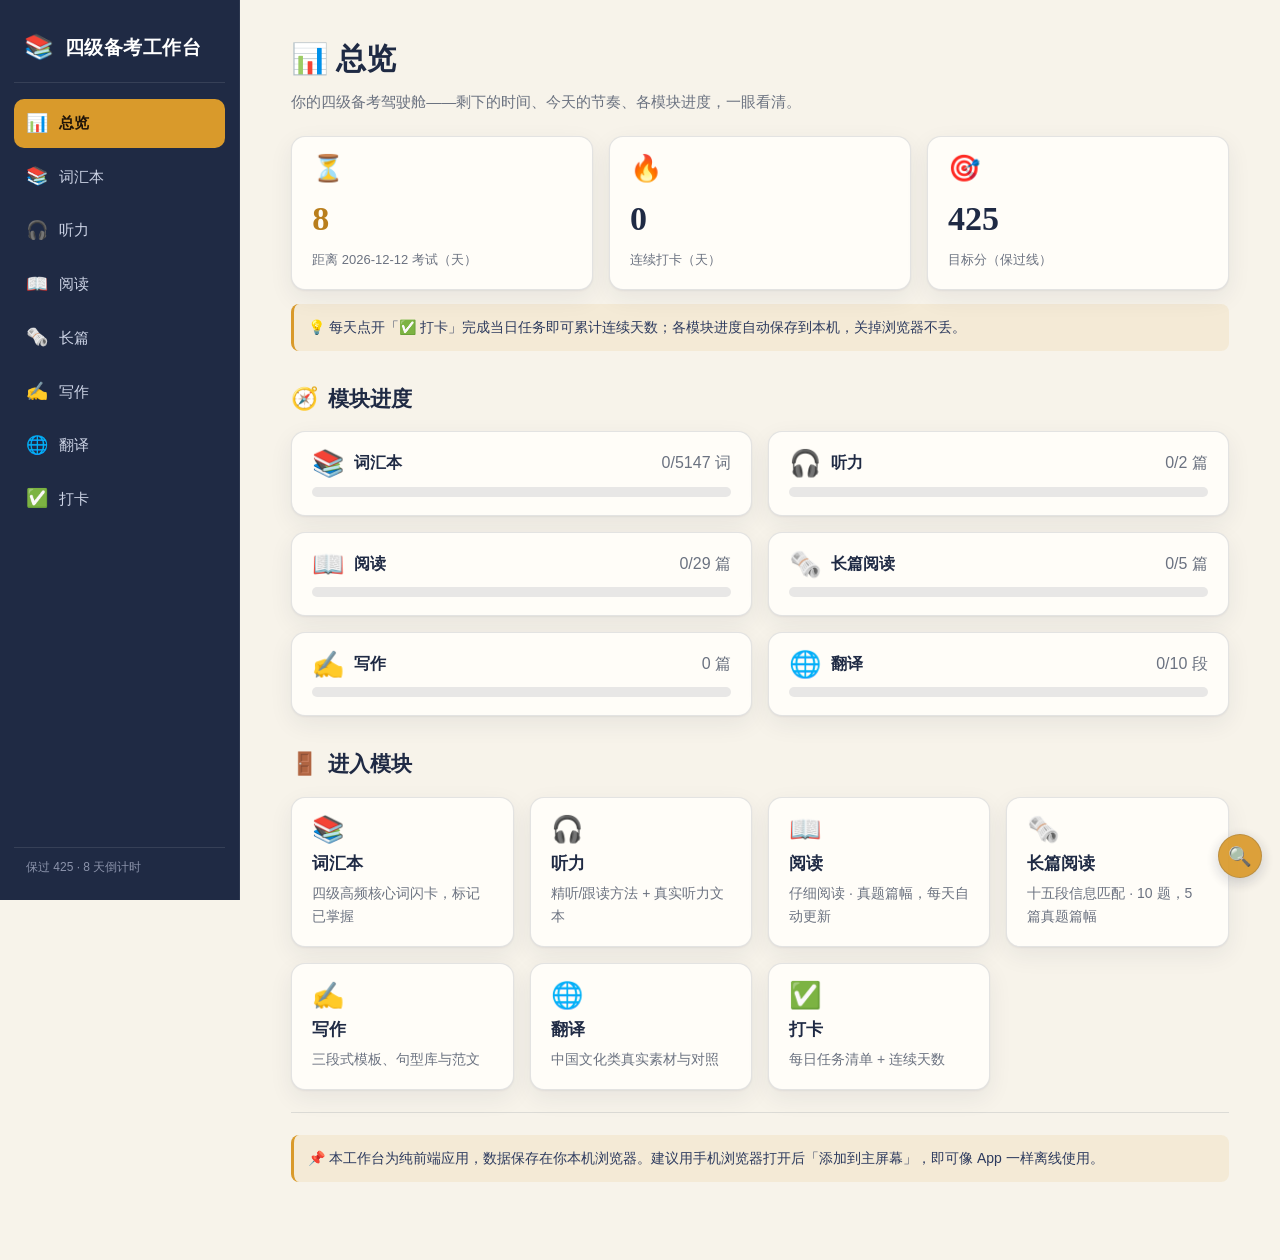
<file: index.html>
<!DOCTYPE html>
<html lang="zh-CN">
<head>
<meta charset="UTF-8">
<meta name="viewport" content="width=device-width,initial-scale=1,viewport-fit=cover">
<meta name="theme-color" content="#1f2a44">
<title>总览 · 四级备考工作台</title>
<link rel="manifest" href="manifest.webmanifest">
<link rel="icon" href="icon.svg" type="image/svg+xml">
<link rel="apple-touch-icon" href="icon.svg">
<link rel="stylesheet" href="assets/css/styles.css?v=7">
</head>
<body data-page="index">
<aside id="sidebar"></aside>
<main>
  <div class="page-head">
    <h1>📊 总览</h1>
    <p class="sub">你的四级备考驾驶舱——剩下的时间、今天的节奏、各模块进度，一眼看清。</p>
  </div>

  <div class="cards c3">
    <div class="card">
      <div class="c-ico">⏳</div>
      <div class="stat" style="margin-top:10px">
        <div class="num accent" id="cdDays">--</div>
        <div class="lab">距离 2026-12-12 考试（天）</div>
      </div>
    </div>
    <div class="card">
      <div class="c-ico">🔥</div>
      <div class="stat" style="margin-top:10px">
        <div class="num" id="streak">0</div>
        <div class="lab">连续打卡（天）</div>
      </div>
    </div>
    <div class="card">
      <div class="c-ico">🎯</div>
      <div class="stat" style="margin-top:10px">
        <div class="num">425</div>
        <div class="lab">目标分（保过线）</div>
      </div>
    </div>
  </div>

  <div class="note">💡 每天点开「✅ 打卡」完成当日任务即可累计连续天数；各模块进度自动保存到本机，关掉浏览器不丢。</div>

  <h2 class="section-title"><span class="ico">🧭</span>模块进度</h2>
  <div class="cards c2" id="progressCards"></div>

  <h2 class="section-title"><span class="ico">🚪</span>进入模块</h2>
  <div class="cards c4" id="entryCards"></div>

  <hr>
  <div class="note">📌 本工作台为纯前端应用，数据保存在你本机浏览器。建议用手机浏览器打开后「添加到主屏幕」，即可像 App 一样离线使用。</div>
</main>

<script src="assets/js/store.js"></script>
<script src="assets/js/app.js"></script>
<script src="assets/js/vocab-meta.js"></script>
<script src="assets/js/long-reading-meta.js"></script>
<script src="assets/js/reading-data.js"></script>
<script src="assets/js/reading-extra.js"></script>
<script src="assets/js/reading-daily.js"></script>
<script>
  const MODULES = [
    { key:'vocab', href:'vocab.html', ico:'📚', title:'词汇本', desc:'四级高频核心词闪卡，标记已掌握' },
    { key:'listening', href:'listening.html', ico:'🎧', title:'听力', desc:'精听/跟读方法 + 真实听力文本' },
    { key:'reading', href:'reading.html', ico:'📖', title:'阅读', desc:'仔细阅读 · 真题篇幅，每天自动更新' },
    { key:'longreading', href:'longreading.html', ico:'🗞️', title:'长篇阅读', desc:'十五段信息匹配 · 10 题，5 篇真题篇幅' },
    { key:'writing', href:'writing.html', ico:'✍️', title:'写作', desc:'三段式模板、句型库与范文' },
    { key:'translation', href:'translation.html', ico:'🌐', title:'翻译', desc:'中国文化类真实素材与对照' },
    { key:'checkin', href:'checkin.html', ico:'✅', title:'打卡', desc:'每日任务清单 + 连续天数' },
    { key:'index', href:'index.html', ico:'📊', title:'总览', desc:'倒计时 / 进度 / 节奏一览' },
  ];

  function buildProgress() {
    const mastered = (Store.get('vocabMastered', []) || []).length;
    const total = (window.VOCAB_META && window.VOCAB_META.total) || 1;
    const readTotal = ((window.READING || []).length + (window.READING_EXTRA || []).length +
      ((window.READING_DAILY && window.READING_DAILY.passages) || []).length) || 1;
    const checkinDates = Store.get('checkinDates', []) || [];
    const readingDone = (Store.get('readingDone', []) || []).length;
    const listeningDone = (Store.get('listeningDone', []) || []).length;
    const writingCount = Store.get('writingCount', 0);
    const transDone = (Store.get('transDone', []) || []).length;
    const lrDone = (Store.get('lrDone', []) || []).length;
    const lrTotal = (window.LR_META && window.LR_META.total) || 5;

    const rows = [
      { ico:'📚', name:'词汇本', cur:mastered, max:total, unit:'词' },
      { ico:'🎧', name:'听力', cur:listeningDone, max:2, unit:'篇' },
      { ico:'📖', name:'阅读', cur:readingDone, max:readTotal, unit:'篇' },
      { ico:'🗞️', name:'长篇阅读', cur:lrDone, max:lrTotal, unit:'篇' },
      { ico:'✍️', name:'写作', cur:writingCount, max:null, unit:'篇' },
      { ico:'🌐', name:'翻译', cur:transDone, max:10, unit:'段' },
    ];
    document.getElementById('progressCards').innerHTML = rows.map(r => {
      const pct = r.max ? Math.min(100, Math.round(r.cur / r.max * 100)) : (r.cur > 0 ? 100 : 0);
      const right = r.max == null ? `${r.cur} ${r.unit}` : `${r.cur}/${r.max} ${r.unit}`;
      return `<div class="card">
        <div class="row"><span class="c-ico">${r.ico}</span><strong>${r.name}</strong><span class="spacer"></span><span class="muted">${right}</span></div>
        <div class="bar" style="margin-top:10px"><i style="width:${pct}%"></i></div>
      </div>`;
    }).join('');
  }

  function buildEntries() {
    document.getElementById('entryCards').innerHTML = MODULES.filter(m => m.key !== 'index').map(m => `
      <a class="card link" href="${m.href}">
        <div class="c-ico">${m.ico}</div>
        <div class="c-title">${m.title}</div>
        <div class="c-desc">${m.desc}</div>
      </a>`).join('');
  }

  document.addEventListener('DOMContentLoaded', () => {
    document.getElementById('cdDays').textContent = daysUntil(EXAM_DATE);
    document.getElementById('streak').textContent = streakCount(Store.get('checkinDates', []) || []);
    buildProgress();
    buildEntries();
  });
</script>
<script src="assets/js/dictball.js"></script>
</body>
</html>
</file>
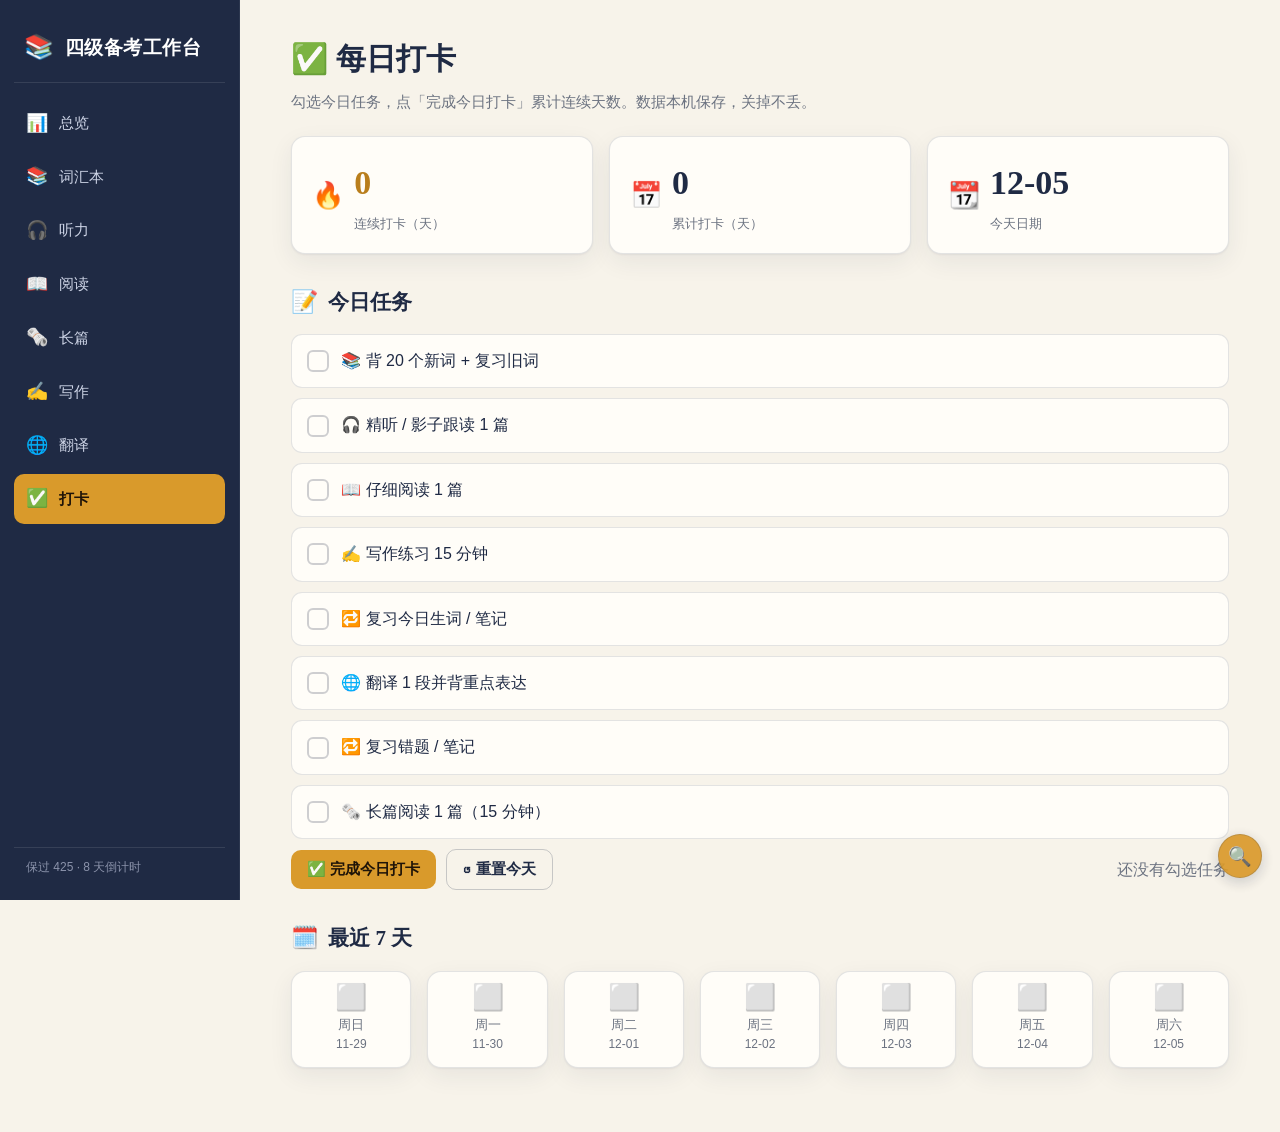
<file: checkin.html>
<!DOCTYPE html>
<html lang="zh-CN">
<head>
<meta charset="UTF-8">
<meta name="viewport" content="width=device-width,initial-scale=1,viewport-fit=cover">
<meta name="theme-color" content="#1f2a44">
<title>打卡 · 四级备考工作台</title>
<link rel="manifest" href="manifest.webmanifest">
<link rel="icon" href="icon.svg" type="image/svg+xml">
<link rel="apple-touch-icon" href="icon.svg">
<link rel="stylesheet" href="assets/css/styles.css?v=7">
</head>
<body data-page="checkin">
<aside id="sidebar"></aside>
<main>
  <div class="page-head">
    <h1>✅ 每日打卡</h1>
    <p class="sub">勾选今日任务，点「完成今日打卡」累计连续天数。数据本机保存，关掉不丢。</p>
  </div>

  <div class="cards c3" style="margin-bottom:16px">
    <div class="card"><div class="row"><span class="c-ico">🔥</span><div class="stat"><div class="num accent" id="streak">0</div><div class="lab">连续打卡（天）</div></div></div></div>
    <div class="card"><div class="row"><span class="c-ico">📅</span><div class="stat"><div class="num" id="totalDays">0</div><div class="lab">累计打卡（天）</div></div></div></div>
    <div class="card"><div class="row"><span class="c-ico">📆</span><div class="stat"><div class="num" id="today">--</div><div class="lab">今天日期</div></div></div></div>
  </div>

  <h2 class="section-title"><span class="ico">📝</span>今日任务</h2>
  <div id="tasks"></div>
  <div class="row" style="margin-top:8px">
    <button class="btn" id="checkinBtn">✅ 完成今日打卡</button>
    <button class="btn ghost" id="resetToday">↺ 重置今天</button>
    <span class="spacer"></span>
    <span class="muted" id="doneHint"></span>
  </div>

  <h2 class="section-title"><span class="ico">🗓️</span>最近 7 天</h2>
  <div class="cards c7" id="weekStrip" style="grid-template-columns:repeat(7,1fr)"></div>
</main>

<script src="assets/js/store.js"></script>
<script src="assets/js/app.js"></script>
<script src="assets/js/checkin.js"></script>
<script src="assets/js/dictball.js"></script>
</body>
</html>
</file>
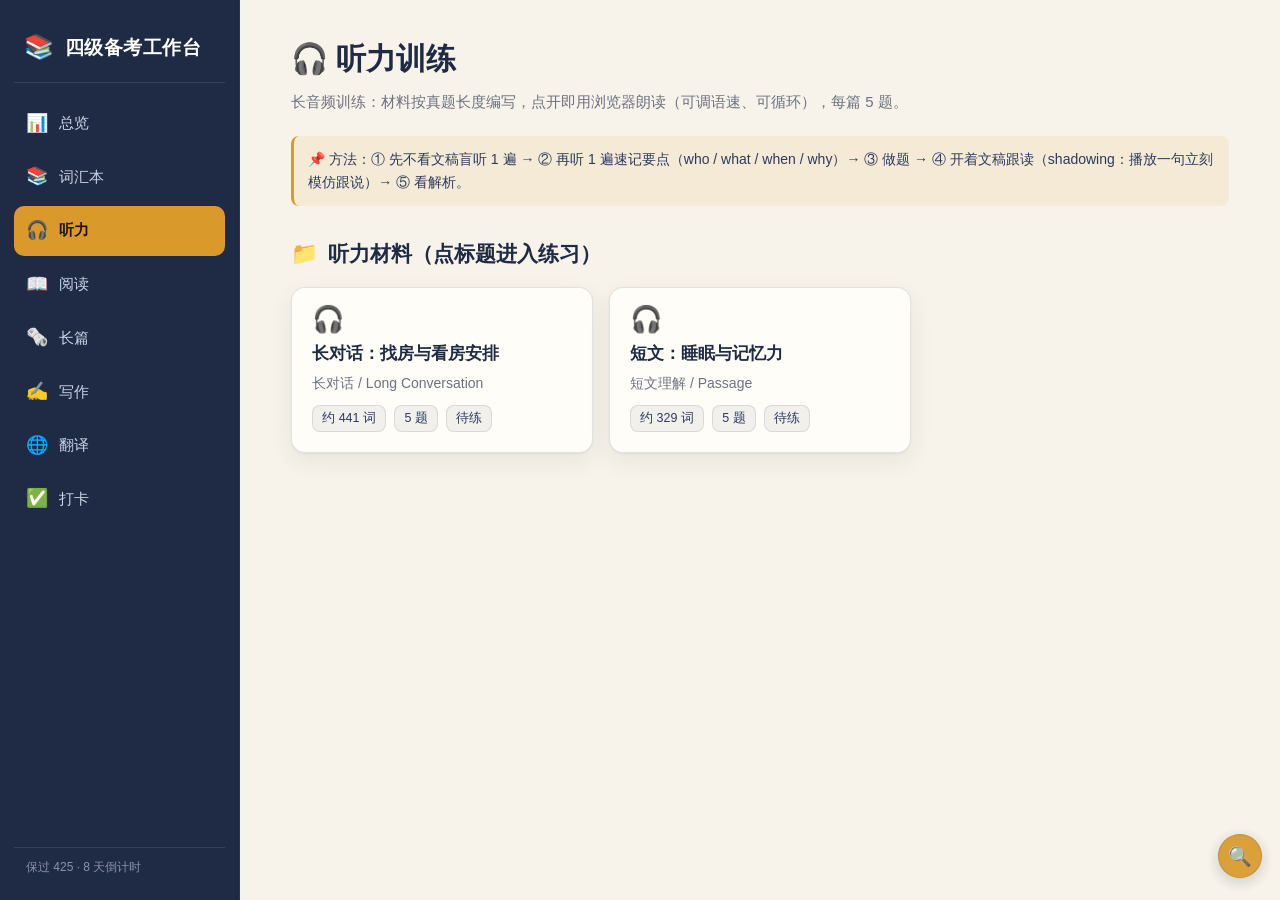
<file: listening.html>
<!DOCTYPE html>
<html lang="zh-CN">
<head>
<meta charset="UTF-8">
<meta name="viewport" content="width=device-width,initial-scale=1,viewport-fit=cover">
<meta name="theme-color" content="#1f2a44">
<title>听力 · 四级备考工作台</title>
<link rel="manifest" href="manifest.webmanifest">
<link rel="icon" href="icon.svg" type="image/svg+xml">
<link rel="apple-touch-icon" href="icon.svg">
<link rel="stylesheet" href="assets/css/styles.css?v=7">
</head>
<body data-page="listening">
<aside id="sidebar"></aside>
<main>
  <div class="page-head">
    <h1>🎧 听力训练</h1>
    <p class="sub">长音频训练：材料按真题长度编写，点开即用浏览器朗读（可调语速、可循环），每篇 5 题。</p>
  </div>

  <section id="listSec">
    <div class="note">📌 方法：① 先不看文稿盲听 1 遍 → ② 再听 1 遍速记要点（who / what / when / why）→ ③ 做题 → ④ 开着文稿跟读（shadowing：播放一句立刻模仿跟说）→ ⑤ 看解析。</div>

    <h2 class="section-title"><span class="ico">📁</span>听力材料（点标题进入练习）</h2>
    <div class="cards c3" id="matCards"></div>
  </section>

  <div id="detail"></div>
</main>

<script src="assets/js/store.js"></script>
<script src="assets/js/app.js"></script>
<script src="assets/js/listening-data.js"></script>
<script src="assets/js/listening.js"></script>
<script src="assets/js/dictball.js"></script>
</body>
</html>
</file>
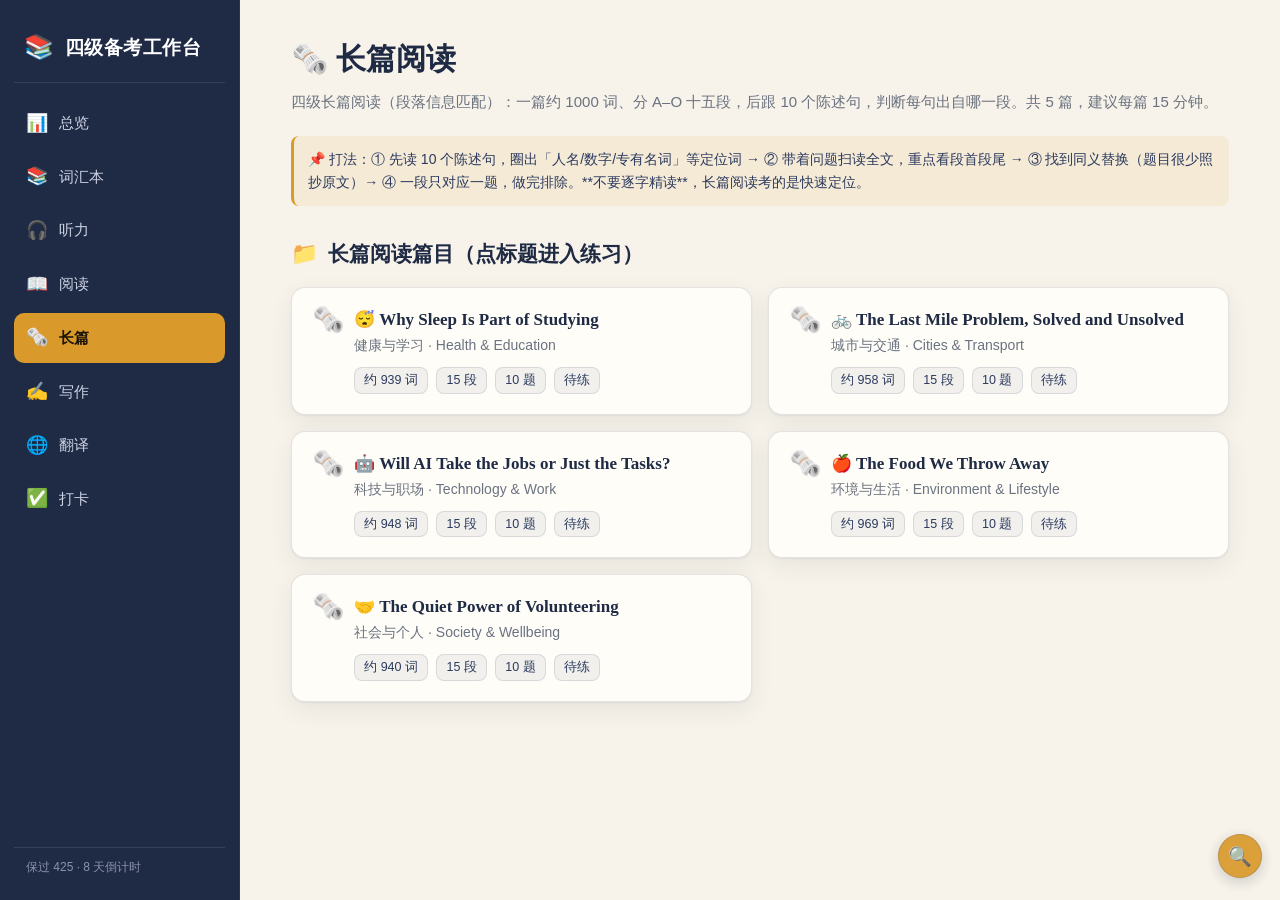
<file: longreading.html>
<!DOCTYPE html>
<html lang="zh-CN">
<head>
<meta charset="UTF-8">
<meta name="viewport" content="width=device-width,initial-scale=1,viewport-fit=cover">
<meta name="theme-color" content="#1f2a44">
<title>长篇阅读 · 四级备考工作台</title>
<link rel="manifest" href="manifest.webmanifest">
<link rel="icon" href="icon.svg" type="image/svg+xml">
<link rel="apple-touch-icon" href="icon.svg">
<link rel="stylesheet" href="assets/css/styles.css?v=7">
</head>
<body data-page="longreading">
<aside id="sidebar"></aside>
<main>
  <div class="page-head">
    <h1>🗞️ 长篇阅读</h1>
    <p class="sub">四级长篇阅读（段落信息匹配）：一篇约 1000 词、分 A–O 十五段，后跟 10 个陈述句，判断每句出自哪一段。共 5 篇，建议每篇 15 分钟。</p>
  </div>

  <section id="listSec">
    <div class="note">📌 打法：① 先读 10 个陈述句，圈出「人名/数字/专有名词」等定位词 → ② 带着问题扫读全文，重点看段首段尾 → ③ 找到同义替换（题目很少照抄原文）→ ④ 一段只对应一题，做完排除。**不要逐字精读**，长篇阅读考的是快速定位。</div>

    <h2 class="section-title"><span class="ico">📁</span>长篇阅读篇目（点标题进入练习）</h2>
    <div class="cards c2" id="matCards"></div>
  </section>

  <div id="detail"></div>
</main>

<script src="assets/js/store.js"></script>
<script src="assets/js/app.js"></script>
<script src="assets/js/long-reading-1.js"></script>
<script src="assets/js/long-reading-2.js"></script>
<script src="assets/js/long-reading-3.js"></script>
<script src="assets/js/long-reading-4.js"></script>
<script src="assets/js/long-reading-5.js"></script>
<script src="assets/js/longreading.js"></script>
<script src="assets/js/dictball.js"></script>
</body>
</html>
</file>
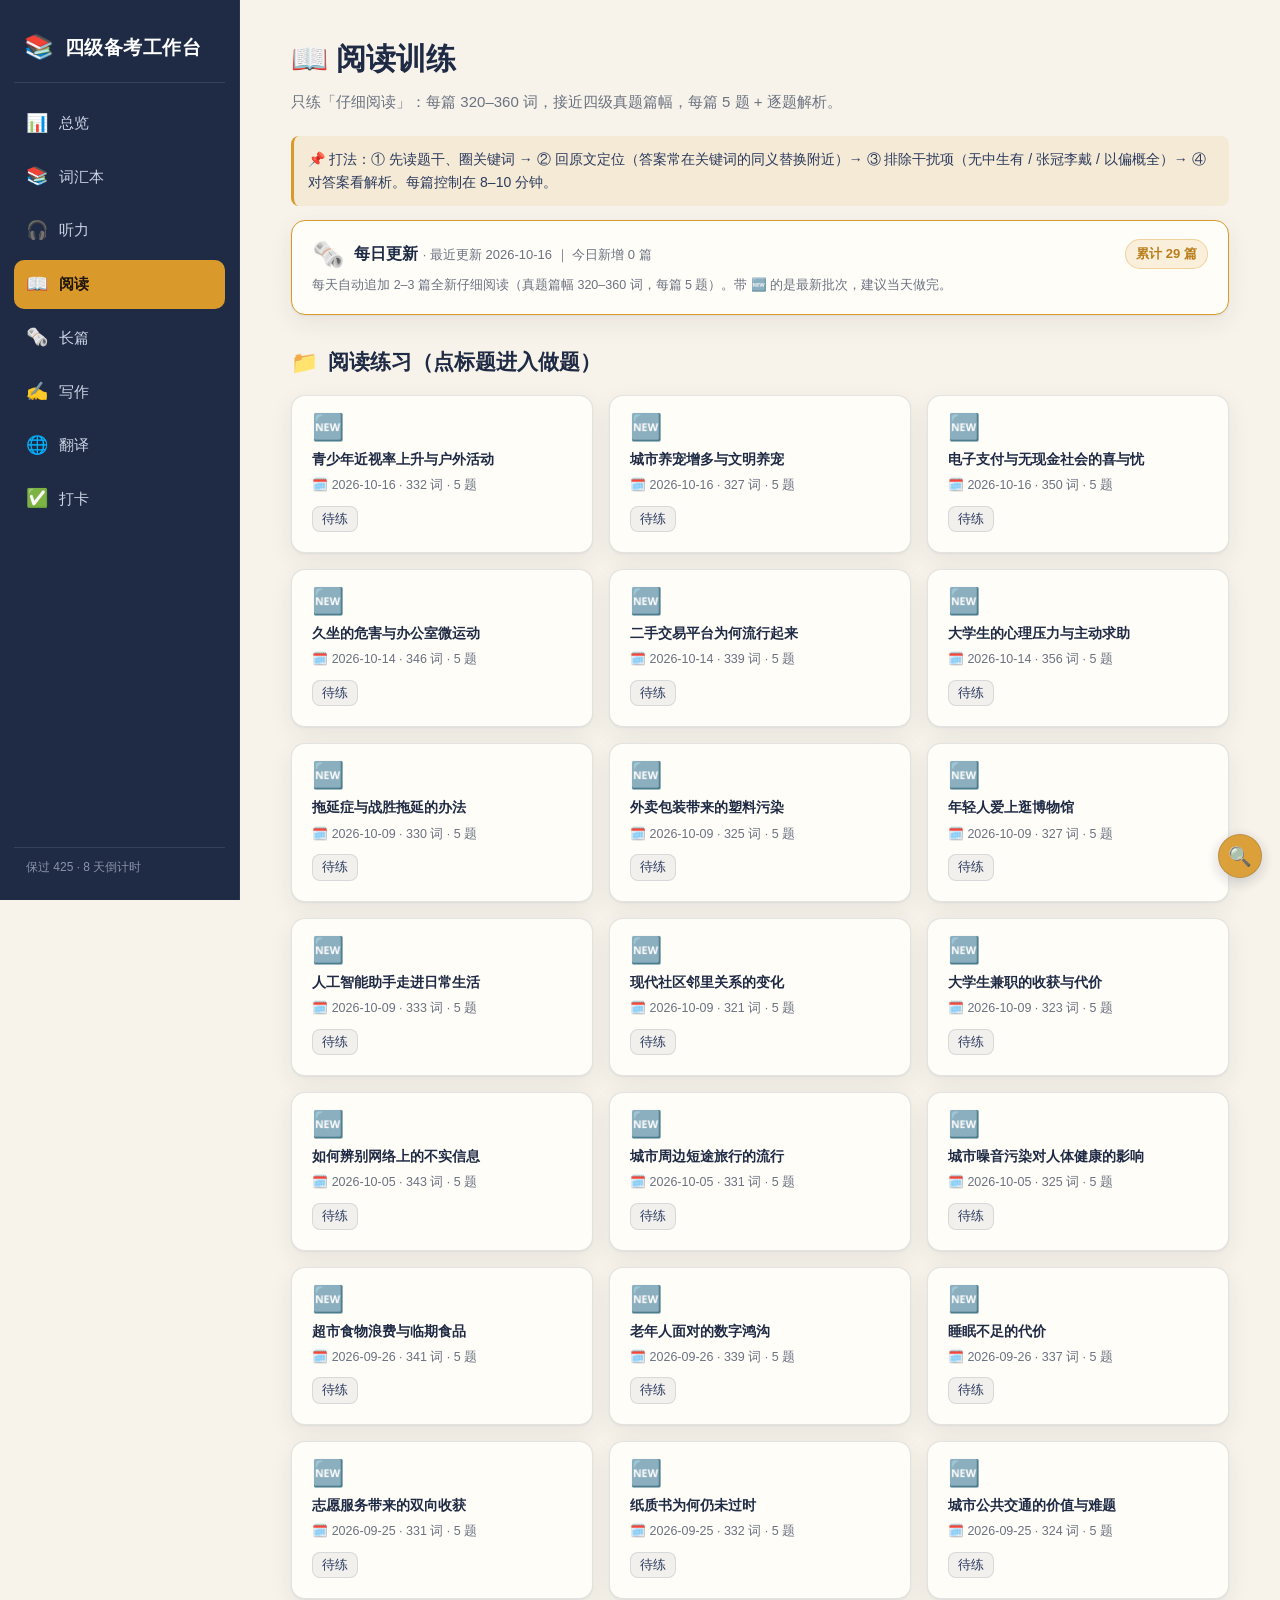
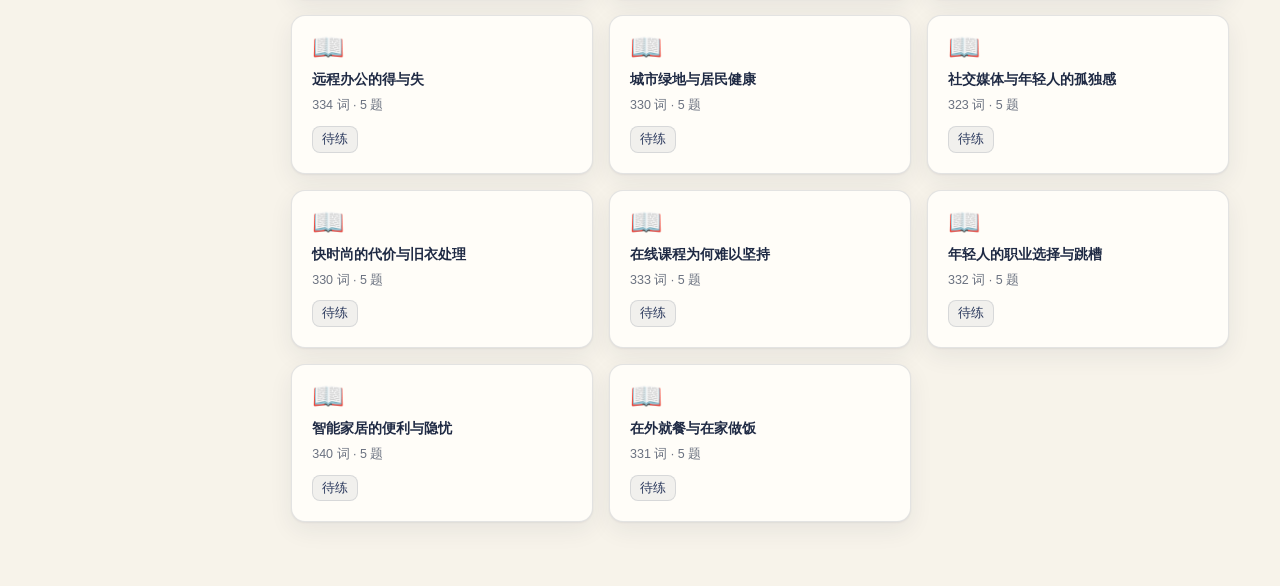
<file: reading.html>
<!DOCTYPE html>
<html lang="zh-CN">
<head>
<meta charset="UTF-8">
<meta name="viewport" content="width=device-width,initial-scale=1,viewport-fit=cover">
<meta name="theme-color" content="#1f2a44">
<title>阅读 · 四级备考工作台</title>
<link rel="manifest" href="manifest.webmanifest">
<link rel="icon" href="icon.svg" type="image/svg+xml">
<link rel="apple-touch-icon" href="icon.svg">
<link rel="stylesheet" href="assets/css/styles.css?v=7">
</head>
<body data-page="reading">
<aside id="sidebar"></aside>
<main>
  <div class="page-head">
    <h1>📖 阅读训练</h1>
    <p class="sub">只练「仔细阅读」：每篇 320–360 词，接近四级真题篇幅，每篇 5 题 + 逐题解析。</p>
  </div>

  <div class="note">📌 打法：① 先读题干、圈关键词 → ② 回原文定位（答案常在关键词的同义替换附近）→ ③ 排除干扰项（无中生有 / 张冠李戴 / 以偏概全）→ ④ 对答案看解析。每篇控制在 8–10 分钟。</div>

  <section id="listSec">
    <div class="card" id="dailyBar" style="border-color:var(--accent);margin-bottom:16px"></div>

    <h2 class="section-title"><span class="ico">📁</span>阅读练习（点标题进入做题）</h2>
    <div class="cards c3" id="matCards"></div>
  </section>
  <div id="detail"></div>
</main>

<script src="assets/js/store.js"></script>
<script src="assets/js/app.js"></script>
<script src="assets/js/reading-data.js"></script>
<script src="assets/js/reading-extra.js"></script>
<script src="assets/js/reading-daily.js"></script>
<script src="assets/js/reading.js"></script>
<script src="assets/js/dictball.js"></script>
</body>
</html>
</file>
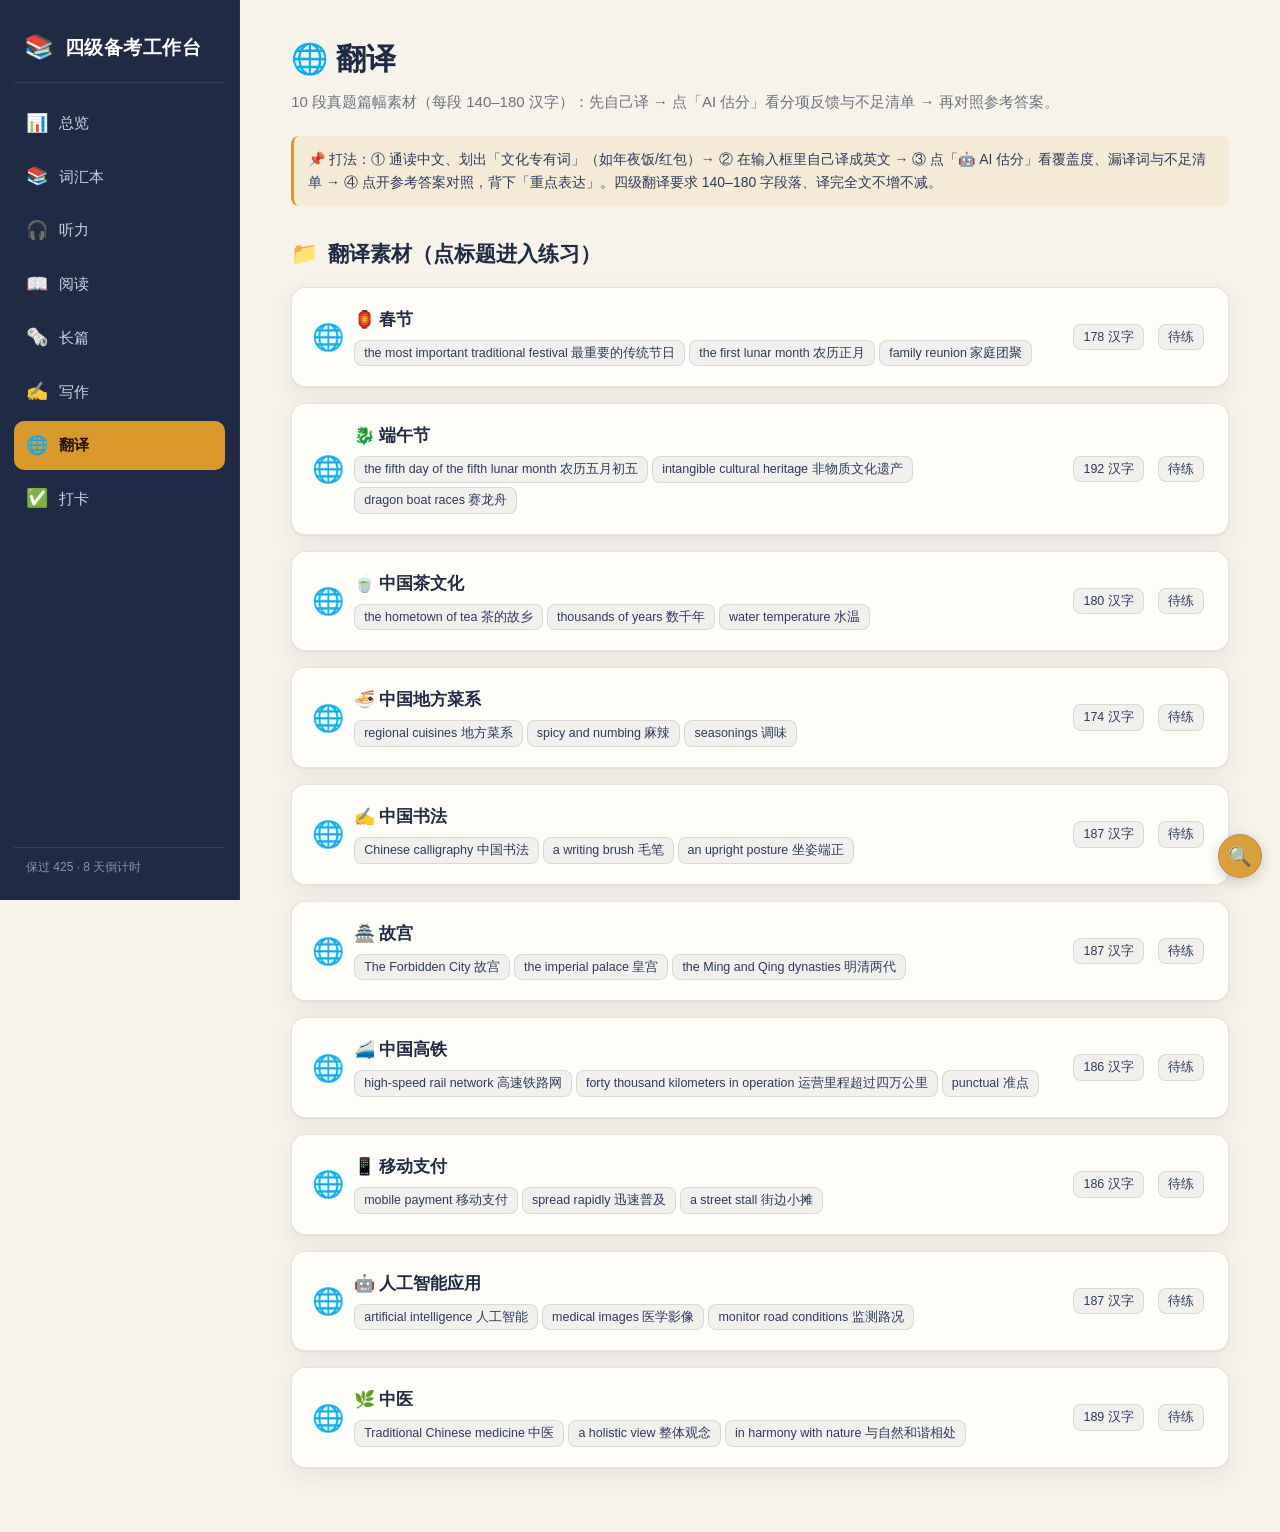
<file: translation.html>
<!DOCTYPE html>
<html lang="zh-CN">
<head>
<meta charset="UTF-8">
<meta name="viewport" content="width=device-width,initial-scale=1,viewport-fit=cover">
<meta name="theme-color" content="#1f2a44">
<title>翻译 · 四级备考工作台</title>
<link rel="manifest" href="manifest.webmanifest">
<link rel="icon" href="icon.svg" type="image/svg+xml">
<link rel="apple-touch-icon" href="icon.svg">
<link rel="stylesheet" href="assets/css/styles.css?v=7">
</head>
<body data-page="translation">
<aside id="sidebar"></aside>
<main>
  <div class="page-head">
    <h1>🌐 翻译</h1>
    <p class="sub">10 段真题篇幅素材（每段 140–180 汉字）：先自己译 → 点「AI 估分」看分项反馈与不足清单 → 再对照参考答案。</p>
  </div>

  <div class="note">📌 打法：① 通读中文、划出「文化专有词」（如年夜饭/红包）→ ② 在输入框里自己译成英文 → ③ 点「🤖 AI 估分」看覆盖度、漏译词与不足清单 → ④ 点开参考答案对照，背下「重点表达」。四级翻译要求 140–180 字段落、译完全文不增不减。</div>

  <section id="listSec">
    <h2 class="section-title"><span class="ico">📁</span>翻译素材（点标题进入练习）</h2>
    <div class="cards" id="transCards"></div>
  </section>
  <div id="detail"></div>
</main>

<script src="assets/js/store.js"></script>
<script src="assets/js/app.js"></script>
<script src="assets/js/translation-data.js"></script>
<script src="assets/js/scorer.js"></script>
<script src="assets/js/translation.js"></script>
<script src="assets/js/dictball.js"></script>
</body>
</html>
</file>
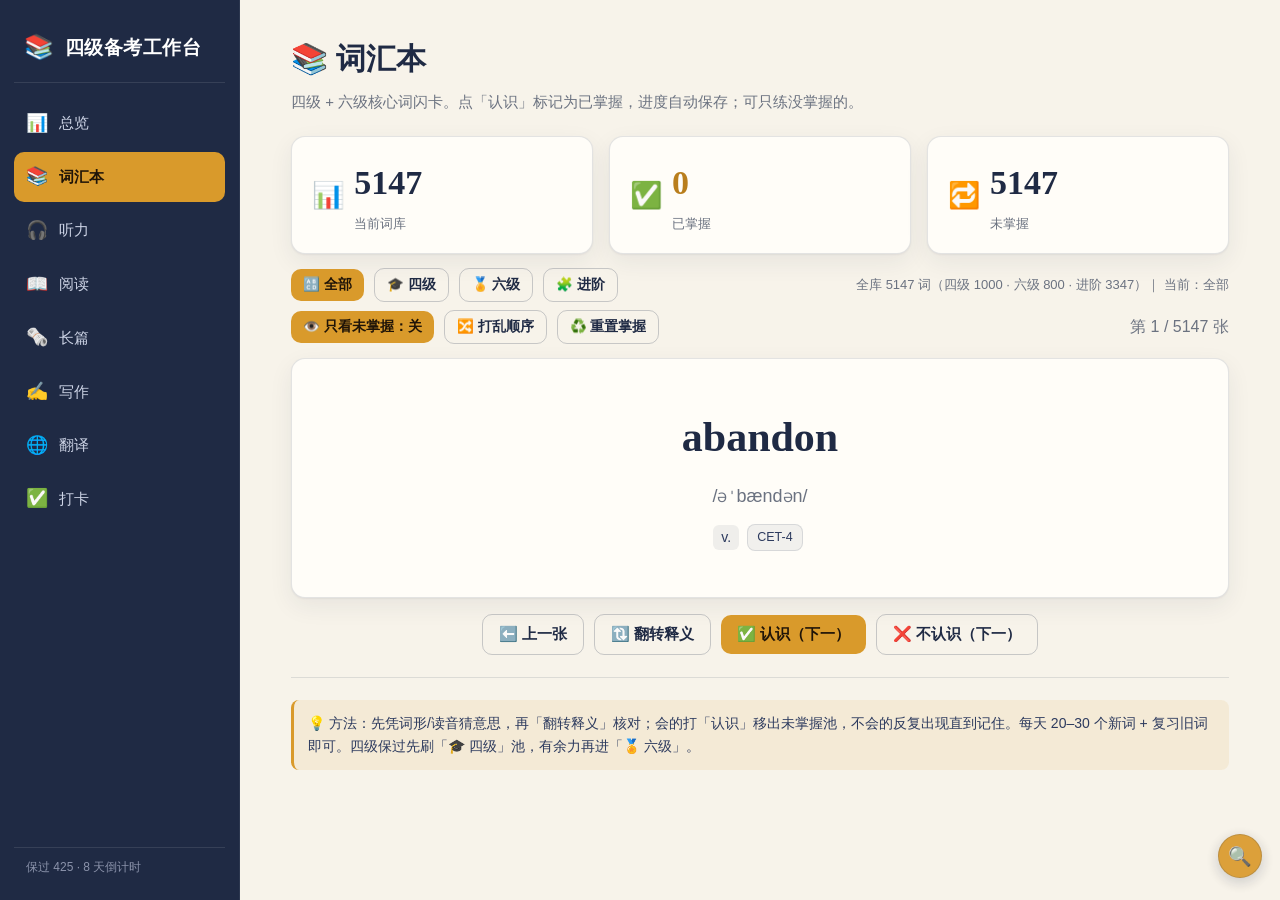
<file: vocab.html>
<!DOCTYPE html>
<html lang="zh-CN">
<head>
<meta charset="UTF-8">
<meta name="viewport" content="width=device-width,initial-scale=1,viewport-fit=cover">
<meta name="theme-color" content="#1f2a44">
<title>词汇本 · 四级备考工作台</title>
<link rel="manifest" href="manifest.webmanifest">
<link rel="icon" href="icon.svg" type="image/svg+xml">
<link rel="apple-touch-icon" href="icon.svg">
<link rel="stylesheet" href="assets/css/styles.css?v=7">
</head>
<body data-page="vocab">
<aside id="sidebar"></aside>
<main>
  <div class="page-head">
    <h1>📚 词汇本</h1>
    <p class="sub">四级 + 六级核心词闪卡。点「认识」标记为已掌握，进度自动保存；可只练没掌握的。</p>
  </div>

  <div class="cards c3" style="margin-bottom:14px">
    <div class="card"><div class="row"><span class="c-ico">📊</span><div class="stat"><div class="num" id="vTotal">0</div><div class="lab">当前词库</div></div></div></div>
    <div class="card"><div class="row"><span class="c-ico">✅</span><div class="stat"><div class="num accent" id="vMastered">0</div><div class="lab">已掌握</div></div></div></div>
    <div class="card"><div class="row"><span class="c-ico">🔁</span><div class="stat"><div class="num" id="vRemain">0</div><div class="lab">未掌握</div></div></div></div>
  </div>

  <div class="row" style="margin-bottom:8px">
    <button class="btn sm" data-lv="all">🔠 全部</button>
    <button class="btn sm ghost" data-lv="4">🎓 四级</button>
    <button class="btn sm ghost" data-lv="6">🏅 六级</button>
    <button class="btn sm ghost" data-lv="x">🧩 进阶</button>
    <span class="spacer"></span>
    <span class="muted" id="libInfo" style="font-size:13px"></span>
  </div>

  <div class="row" style="margin-bottom:14px">
    <button class="btn sm" id="modeBtn">👁️ 只看未掌握：关</button>
    <button class="btn sm ghost" id="shuffleBtn">🔀 打乱顺序</button>
    <button class="btn sm ghost" id="resetBtn">♻️ 重置掌握</button>
    <span class="spacer"></span>
    <span class="muted" id="posInfo"></span>
  </div>

  <div class="flash" id="flash">
    <div class="word" id="fWord">--</div>
    <div class="ph" id="fPh"></div>
    <div class="row" style="justify-content:center;gap:8px">
      <span class="pos" id="fPos"></span>
      <span class="tag" id="fLv"></span>
    </div>
    <div class="cn" id="fCn" style="display:none"></div>
    <div class="ex" id="fEx" style="display:none"></div>
  </div>

  <div class="row" style="margin-top:16px;justify-content:center">
    <button class="btn ghost" id="prevBtn">⬅️ 上一张</button>
    <button class="btn ghost" id="flipBtn">🔃 翻转释义</button>
    <button class="btn" id="knowBtn">✅ 认识（下一）</button>
    <button class="btn ghost" id="unknowBtn">❌ 不认识（下一）</button>
  </div>

  <hr>
  <div class="note">💡 方法：先凭词形/读音猜意思，再「翻转释义」核对；会的打「认识」移出未掌握池，不会的反复出现直到记住。每天 20–30 个新词 + 复习旧词即可。四级保过先刷「🎓 四级」池，有余力再进「🏅 六级」。</div>
</main>

<script src="assets/js/store.js"></script>
<script src="assets/js/app.js"></script>
<script src="assets/js/vocab-data.js"></script>
<script src="assets/js/vocab-data-cet4b.js"></script>
<script src="assets/js/vocab-data-cet6a.js"></script>
<script src="assets/js/vocab-data-cet6b.js"></script>
<script src="assets/js/vocab-data-cet6c.js"></script>
<script src="assets/js/vocab-data-ext1.js"></script>
<script src="assets/js/vocab-data-ext2.js"></script>
<script src="assets/js/vocab-data-ext3.js"></script>
<script src="assets/js/vocab-data-ext4.js"></script>
<script src="assets/js/vocab-data-ext5.js"></script>
<script src="assets/js/vocab-data-ext6.js"></script>
<script src="assets/js/vocab-data-ext7.js"></script>
<script src="assets/js/vocab-data-ext8.js"></script>
<script src="assets/js/vocab-data-ext9.js"></script>
<script src="assets/js/vocab.js"></script>
<script src="assets/js/dictball.js"></script>
</body>
</html>
</file>
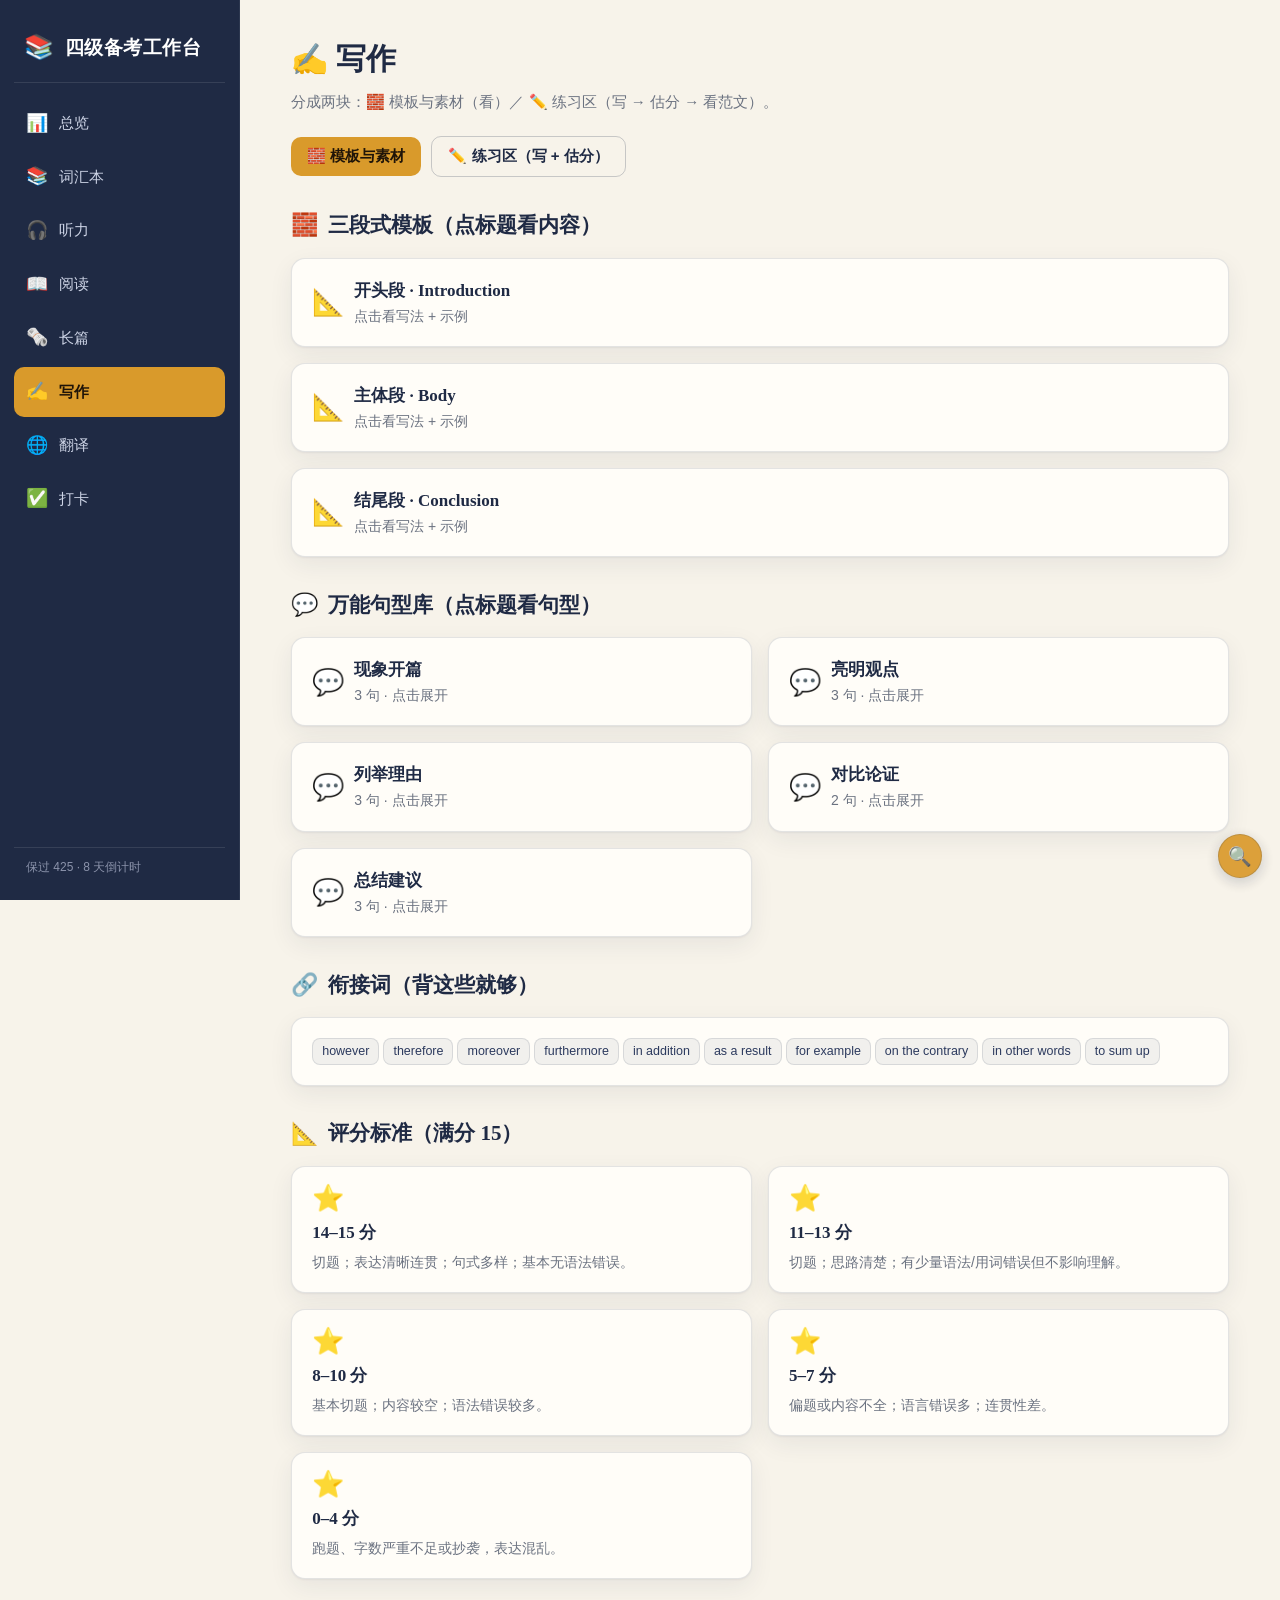
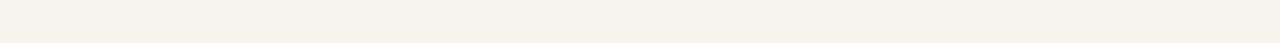
<file: writing.html>
<!DOCTYPE html>
<html lang="zh-CN">
<head>
<meta charset="UTF-8">
<meta name="viewport" content="width=device-width,initial-scale=1,viewport-fit=cover">
<meta name="theme-color" content="#1f2a44">
<title>写作 · 四级备考工作台</title>
<link rel="manifest" href="manifest.webmanifest">
<link rel="icon" href="icon.svg" type="image/svg+xml">
<link rel="apple-touch-icon" href="icon.svg">
<link rel="stylesheet" href="assets/css/styles.css?v=7">
</head>
<body data-page="writing">
<aside id="sidebar"></aside>
<main>
  <div class="page-head">
    <h1>✍️ 写作</h1>
    <p class="sub">分成两块：🧱 模板与素材（看）／ ✏️ 练习区（写 → 估分 → 看范文）。</p>
  </div>

  <div class="row" style="margin-bottom:18px">
    <button class="btn" id="tabTplBtn">🧱 模板与素材</button>
    <button class="btn ghost" id="tabPracBtn">✏️ 练习区（写 + 估分）</button>
  </div>

  <!-- ===== 板块一：模板与素材 ===== -->
  <section id="tabTpl">
    <h2 class="section-title"><span class="ico">🧱</span>三段式模板（点标题看内容）</h2>
    <div class="cards" id="structCards"></div>

    <h2 class="section-title"><span class="ico">💬</span>万能句型库（点标题看句型）</h2>
    <div class="cards c2" id="sentCards"></div>

    <h2 class="section-title"><span class="ico">🔗</span>衔接词（背这些就够）</h2>
    <div class="card" id="linkCard"></div>

    <h2 class="section-title"><span class="ico">📐</span>评分标准（满分 15）</h2>
    <div class="cards c2" id="critCards"></div>
  </section>

  <div id="tplDetail" style="display:none"></div>

  <!-- ===== 板块二：练习区 ===== -->
  <section id="tabPrac" style="display:none">
    <div class="note">📌 流程：① 选题目 → ② 在输入框里写（建议 120–180 词）→ ③ 点「🤖 AI 估分」看分项反馈 → ④ 点「📄 查看范文」对照。</div>

    <div class="card">
      <div class="row">
        <span class="c-ico">🎯</span><strong>选择题目</strong>
        <span class="spacer"></span>
        <select id="topicSel" style="max-width:100%"></select>
      </div>
      <div id="topicBox" style="margin-top:10px"></div>
    </div>

    <div class="card" style="margin-top:16px">
      <div class="row"><span class="c-ico">✏️</span><strong>你的作文</strong><span class="spacer"></span><span class="muted" id="wcount">0 词 ｜ 0 段</span></div>
      <textarea id="draft" placeholder="在此写下你的作文（建议 120–180 词，三段式）…" style="margin-top:10px"></textarea>
      <div class="row" style="margin-top:12px">
        <button class="btn" id="scoreBtn">🤖 AI 估分</button>
        <button class="btn sm ghost" id="sampleBtn" disabled>📄 查看范文</button>
        <button class="btn sm ghost" id="saveBtn">💾 保存草稿</button>
        <button class="btn sm ghost" id="clearBtn">🧹 清空</button>
        <span class="spacer"></span>
        <span class="pill" id="pCheck">未检查</span>
      </div>
      <div id="wrep"></div>
      <div id="wsample" style="display:none;margin-top:14px"></div>
    </div>
  </section>
</main>

<script src="assets/js/store.js"></script>
<script src="assets/js/app.js"></script>
<script src="assets/js/writing-data.js"></script>
<script src="assets/js/scorer.js"></script>
<script src="assets/js/writing.js"></script>
<script src="assets/js/dictball.js"></script>
</body>
</html>
</file>
<file: assets/css/styles.css>
/* ===== 四级备考工作台 · 全局样式（墨蓝 + 暖琥珀金 + 米白） ===== */
:root{
  --ink:#1f2a44;        /* 墨蓝·主色/正文 */
  --ink-soft:#2c3a5e;
  --accent:#d99a2b;     /* 暖琥珀金·强调 */
  --accent-deep:#b97e1c;
  --bg:#f7f3ea;         /* 米白·页面底 */
  --paper:#fffdf8;      /* 卡片底（更亮） */
  --line:rgba(31,42,68,.12);
  --line-strong:rgba(31,42,68,.22);
  --muted:#6b7280;
  --good:#2e7d57;
  --bad:#b4452f;
  --radius:14px;
  --shadow:0 1px 2px rgba(31,42,68,.06),0 8px 24px rgba(31,42,68,.07);
  --sidebar-w:240px;
  --font-sans:"PingFang SC","Hiragino Sans GB","Microsoft YaHei",-apple-system,BlinkMacSystemFont,"Segoe UI",Roboto,Helvetica,Arial,sans-serif;
  --font-serif:"Songti SC","STSong",Georgia,"Times New Roman",serif;
}
*{box-sizing:border-box}
html,body{margin:0;padding:0}
body{
  font-family:var(--font-sans);
  background:var(--bg);
  color:var(--ink);
  line-height:1.65;
  -webkit-font-smoothing:antialiased;
}
a{color:inherit;text-decoration:none}

/* ===== 布局：左固定侧边栏 + 右内容区 ===== */
#sidebar{
  position:fixed;top:0;left:0;bottom:0;width:var(--sidebar-w);
  background:var(--ink);color:#eef1f8;
  display:flex;flex-direction:column;
  padding:22px 14px;gap:6px;z-index:20;
  border-right:1px solid rgba(255,255,255,.06);
}
#sidebar .brand{
  font-family:var(--font-serif);
  font-size:19px;font-weight:700;letter-spacing:.5px;
  color:#fff;padding:6px 10px 14px;display:flex;align-items:center;gap:10px;
  border-bottom:1px solid rgba(255,255,255,.10);margin-bottom:10px;
}
#sidebar .brand .logo{font-size:24px}
#sidebar nav{display:flex;flex-direction:column;gap:4px;flex:1;overflow:auto}
#sidebar nav a{
  display:flex;align-items:center;gap:11px;
  padding:10px 12px;border-radius:10px;color:#cdd4e6;font-size:15px;
  transition:background .15s,color .15s;
}
#sidebar nav a .ico{font-size:18px;width:22px;text-align:center;flex:none}
#sidebar nav a:hover{background:rgba(255,255,255,.06);color:#fff}
#sidebar nav a.active{background:var(--accent);color:#1f1408;font-weight:600}
#sidebar .side-foot{font-size:12px;color:#8b93ab;padding:10px 12px 0;border-top:1px solid rgba(255,255,255,.10);margin-top:8px}

main{
  margin-left:var(--sidebar-w);
  padding:34px clamp(18px,4vw,56px) 64px;
  max-width:1080px;
}
.page-head{margin-bottom:22px}
.page-head h1{font-family:var(--font-serif);font-size:30px;margin:0 0 6px;display:flex;align-items:center;gap:12px}
.page-head .sub{color:var(--muted);font-size:15px;margin:0}
.section-title{font-family:var(--font-serif);font-size:21px;margin:30px 0 14px;display:flex;align-items:center;gap:10px}
.section-title .ico{font-size:22px}

/* ===== 卡片 ===== */
.card{
  background:var(--paper);border:1px solid var(--line);
  border-radius:var(--radius);padding:18px 20px;box-shadow:var(--shadow);
}
.cards{display:grid;gap:16px}
.cards.c2{grid-template-columns:repeat(2,1fr)}
.cards.c3{grid-template-columns:repeat(3,1fr)}
.cards.c4{grid-template-columns:repeat(4,1fr)}
.card .c-ico{font-size:26px;line-height:1}
.card .c-title{font-family:var(--font-serif);font-weight:700;font-size:17px;margin:8px 0 4px;display:flex;align-items:center;gap:8px}
.card .c-desc{color:var(--muted);font-size:14px;margin:0}
.card.link{cursor:pointer;transition:transform .12s,border-color .12s}
.card.link:hover{transform:translateY(-2px);border-color:var(--accent)}

/* ===== 通用小组件 ===== */
.pill{display:inline-flex;align-items:center;gap:6px;background:rgba(217,154,43,.14);color:var(--accent-deep);
  border:1px solid rgba(217,154,43,.35);padding:3px 10px;border-radius:999px;font-size:13px;font-weight:600}
.tag{display:inline-block;background:rgba(31,42,68,.06);border:1px solid var(--line);
  color:var(--ink-soft);padding:2px 9px;border-radius:8px;font-size:12.5px;margin:2px 4px 2px 0}
.tag.lv6{background:rgba(217,154,43,.16);border-color:rgba(217,154,43,.45);color:var(--accent-deep);font-weight:700}
.btn{
  display:inline-flex;align-items:center;gap:8px;cursor:pointer;
  background:var(--accent);color:#1f1408;border:none;border-radius:10px;
  padding:10px 16px;font-size:15px;font-weight:600;font-family:inherit;
  transition:background .15s,transform .1s;
}
.btn:hover{background:var(--accent-deep)}
.btn:active{transform:scale(.97)}
.btn.ghost{background:transparent;border:1px solid var(--line-strong);color:var(--ink)}
.btn.ghost:hover{background:rgba(31,42,68,.05)}
.btn.sm{padding:7px 12px;font-size:13.5px}
.row{display:flex;gap:10px;flex-wrap:wrap;align-items:center}
.spacer{flex:1}
.muted{color:var(--muted)}
hr{border:none;border-top:1px solid var(--line);margin:22px 0}
.note{background:rgba(217,154,43,.10);border-left:3px solid var(--accent);
  padding:12px 14px;border-radius:8px;font-size:14px;color:var(--ink-soft);margin:14px 0}

/* ===== 统计/数字块 ===== */
.stat{display:flex;flex-direction:column;gap:2px}
.stat .num{font-family:var(--font-serif);font-size:34px;font-weight:700;color:var(--ink)}
.stat .num.accent{color:var(--accent-deep)}
.stat .lab{font-size:13px;color:var(--muted)}

/* ===== 进度条 ===== */
.bar{height:10px;background:rgba(31,42,68,.10);border-radius:999px;overflow:hidden}
.bar > i{display:block;height:100%;background:linear-gradient(90deg,var(--accent),var(--accent-deep));border-radius:999px;transition:width .4s}

/* ===== 词汇闪卡 ===== */
.flash{background:var(--paper);border:1px solid var(--line);border-radius:var(--radius);
  box-shadow:var(--shadow);padding:30px;text-align:center;min-height:240px;display:flex;flex-direction:column;justify-content:center;gap:10px}
.flash .word{font-family:var(--font-serif);font-size:42px;font-weight:700}
.flash .ph{color:var(--muted);font-size:18px}
.flash .pos{display:inline-block;background:rgba(31,42,68,.07);border-radius:6px;padding:1px 8px;font-size:14px;color:var(--ink-soft)}
.flash .cn{font-size:22px;margin-top:6px}
.flash .ex{color:var(--muted);font-size:15px;font-style:italic;margin-top:8px}
.flash .ex b{color:var(--ink);font-style:normal}

/* ===== 列表/题目 ===== */
.q{border:1px solid var(--line);border-radius:12px;padding:16px 18px;background:var(--paper);margin-bottom:14px}
.q .q-top{display:flex;gap:10px;align-items:flex-start;font-weight:600}
.q .q-top .badge{background:rgba(217,154,43,.16);color:var(--accent-deep);border-radius:7px;padding:1px 9px;font-size:13px;font-weight:700;flex:none}
.q .opts{display:flex;flex-direction:column;gap:8px;margin-top:12px}
.q .opt{display:flex;gap:10px;align-items:center;padding:9px 12px;border:1px solid var(--line);border-radius:9px;cursor:pointer;transition:.12s}
.q .opt:hover{border-color:var(--accent)}
.q .opt.correct{background:rgba(46,125,87,.12);border-color:var(--good);color:var(--good)}
.q .opt.wrong{background:rgba(180,69,47,.10);border-color:var(--bad);color:var(--bad)}
.q .opt input{accent-color:var(--accent-deep)}
.q .exp{margin-top:10px;font-size:14px;color:var(--ink-soft);background:rgba(31,42,68,.04);border-radius:8px;padding:10px 12px;display:none}
.q .exp.show{display:block}
.q .exp b{color:var(--accent-deep)}

/* ===== 表格 ===== */
table{width:100%;border-collapse:collapse;background:var(--paper);border-radius:12px;overflow:hidden;box-shadow:var(--shadow);font-size:14.5px}
th,td{padding:11px 14px;text-align:left;border-bottom:1px solid var(--line)}
th{background:rgba(31,42,68,.05);font-weight:700;color:var(--ink-soft)}
tr:last-child td{border-bottom:none}
td .en{font-family:var(--font-serif)}

/* ===== 文本区 ===== */
textarea{width:100%;min-height:160px;border:1px solid var(--line-strong);border-radius:12px;
  padding:14px;font-family:var(--font-sans);font-size:15px;color:var(--ink);background:#fff;resize:vertical}
textarea:focus{outline:2px solid rgba(217,154,43,.4);border-color:var(--accent)}
input[type=text],input[type=date],select{border:1px solid var(--line-strong);border-radius:9px;padding:8px 11px;font-size:14.5px;font-family:inherit;color:var(--ink);background:#fff}
input:focus,select:focus{outline:2px solid rgba(217,154,43,.4);border-color:var(--accent)}

/* ===== 打卡 ===== */
.task{display:flex;align-items:center;gap:12px;padding:13px 15px;border:1px solid var(--line);border-radius:11px;background:var(--paper);margin-bottom:10px;cursor:pointer;transition:.12s}
.task:hover{border-color:var(--accent)}
.task.done{background:rgba(46,125,87,.08);border-color:rgba(46,125,87,.4)}
.task.done .t-name{text-decoration:line-through;color:var(--muted)}
.task .check{width:22px;height:22px;border-radius:6px;border:2px solid var(--line-strong);display:flex;align-items:center;justify-content:center;flex:none;font-size:14px;color:#fff}
.task.done .check{background:var(--good);border-color:var(--good)}

/* ===== 提示/吐司 ===== */
.toast{position:fixed;left:50%;bottom:30px;transform:translateX(-50%) translateY(20px);
  background:var(--ink);color:#fff;padding:11px 18px;border-radius:10px;font-size:14px;
  opacity:0;pointer-events:none;transition:.25s;z-index:50;box-shadow:var(--shadow)}
.toast.show{opacity:1;transform:translateX(-50%) translateY(0)}

/* ===== 子界面顶部条（返回列表） ===== */
.sub-bar{
  display:flex;align-items:center;gap:10px;flex-wrap:wrap;
  margin:18px 0 12px;padding:10px 12px;
  background:rgba(31,42,68,.05);border:1px solid var(--line);
  border-radius:12px;
}

/* ===== 长篇阅读（段落信息匹配） ===== */
.lr-passage{margin-top:12px}
.lr-para{
  position:relative;margin:0;padding:9px 10px 9px 40px;
  font-size:15px;line-height:1.9;border-bottom:1px dashed var(--line);
  border-radius:8px;transition:background .3s;
}
.lr-para:last-child{border-bottom:none}
.lr-para .lr-tag{
  position:absolute;left:8px;top:10px;width:24px;height:24px;border-radius:6px;
  background:rgba(31,42,68,.08);color:var(--ink-soft);
  display:flex;align-items:center;justify-content:center;
  font-weight:700;font-size:13px;font-family:var(--font-serif);
}
.lr-para.flash{background:rgba(217,154,43,.22)}
.lr-para.hit{background:rgba(46,125,87,.10)}

.lr-q{border:1px solid var(--line);border-radius:12px;padding:14px 16px;background:var(--paper);margin-bottom:12px;transition:.15s}
.lr-q.ok{border-color:var(--good);background:rgba(46,125,87,.06)}
.lr-q.no{border-color:var(--bad);background:rgba(180,69,47,.05)}
.lr-q-top{display:flex;gap:10px;align-items:flex-start;flex-wrap:wrap}
.lr-q-top .badge{background:rgba(217,154,43,.16);color:var(--accent-deep);border-radius:7px;padding:1px 9px;font-size:13px;font-weight:700;flex:none}
.lr-q-txt{flex:1;min-width:200px;font-size:15px;line-height:1.7}
.lr-sel{flex:none;min-width:74px;text-align:center;font-weight:700}
.lr-q.ok .lr-sel{border-color:var(--good);color:var(--good)}
.lr-q.no .lr-sel{border-color:var(--bad);color:var(--bad)}
.lr-exp{display:none;margin-top:10px;font-size:14px;color:var(--ink-soft);background:rgba(31,42,68,.04);border-radius:8px;padding:10px 12px;line-height:1.8}
.lr-exp.show{display:block}
.lr-exp b{color:var(--accent-deep)}
.lr-loc{margin-left:6px;vertical-align:middle}

/* ===== 悬浮查词球 ===== */
.tag.lvx{background:rgba(46,125,87,.12);border-color:rgba(46,125,87,.4);color:var(--good);font-weight:700}
.pos{display:inline-block;background:rgba(31,42,68,.07);border-radius:6px;padding:1px 8px;font-size:13px;color:var(--ink-soft)}

.db-ball{
  position:fixed;right:18px;bottom:22px;z-index:45;
  width:44px;height:44px;border-radius:50%;
  border:1px solid rgba(31,42,68,.18);
  background:var(--accent);color:#1f1408;
  font-size:19px;line-height:1;cursor:pointer;
  box-shadow:0 4px 14px rgba(31,42,68,.22);
  display:flex;align-items:center;justify-content:center;
  opacity:.92;transition:transform .15s,opacity .15s;
}
.db-ball:hover{opacity:1;transform:scale(1.06)}
.db-ball.active{background:var(--ink);color:#fff}
.db-panel{
  position:fixed;right:18px;bottom:74px;z-index:46;
  width:min(340px,calc(100vw - 36px));
  max-height:min(64vh,460px);
  display:none;flex-direction:column;
  background:var(--paper);border:1px solid var(--line-strong);
  border-radius:14px;box-shadow:0 10px 30px rgba(31,42,68,.22);
  overflow:hidden;
}
.db-panel.open{display:flex}
.db-head{
  display:flex;align-items:center;gap:8px;
  padding:10px 12px;background:var(--ink);color:#fff;font-size:14px;font-weight:600;
}
.db-x{background:transparent;border:none;color:#cfd6e8;font-size:15px;cursor:pointer;padding:2px 4px}
.db-body{padding:10px 12px 12px;overflow:auto}
.db-body input{width:100%}
.db-out{margin-top:10px;font-size:14.5px}
.db-tip{color:var(--muted);font-size:13px;line-height:1.7;margin:6px 0}
.db-entry .dbw{font-family:var(--font-serif);font-size:20px}
.db-entry .dbex{margin-top:6px;color:var(--muted);font-size:14px;font-style:italic}
.db-entry .dbex b{color:var(--ink);font-style:normal}
.db-chip{
  display:inline-block;background:rgba(31,42,68,.06);border:1px solid var(--line);
  border-radius:8px;padding:3px 9px;margin:3px 4px 0 0;font-size:13px;cursor:pointer;
}
.db-chip:hover{border-color:var(--accent)}

/* ===== 响应式：手机端导航移至底部，变横向标签栏 ===== */
@media(max-width:768px){
  #sidebar{
    top:auto;left:0;right:0;bottom:0;width:auto;height:auto;
    flex-direction:row;align-items:stretch;
    padding:6px 4px calc(6px + env(safe-area-inset-bottom,0px));
    border-right:none;border-top:1px solid rgba(255,255,255,.10);
    box-shadow:0 -6px 20px rgba(31,42,68,.16);
    z-index:40;
  }
  #sidebar .brand,
  #sidebar .side-foot{display:none}
  #sidebar nav{
    flex-direction:row;flex:1;gap:0;overflow:visible;
    justify-content:space-between;
  }
  #sidebar nav a{
    flex:1 1 0;min-width:0;
    flex-direction:column;align-items:center;justify-content:center;gap:2px;
    padding:6px 2px;border-radius:11px;
    font-size:10.5px;line-height:1.2;color:#b9c2d8;
  }
  #sidebar nav a .ico{font-size:19px;width:auto;line-height:1}
  #sidebar nav a .label{
    display:block;white-space:nowrap;overflow:hidden;text-overflow:ellipsis;
    max-width:100%;font-size:10.5px;
  }
  #sidebar nav a:active{background:rgba(255,255,255,.08)}
  #sidebar nav a.active{background:var(--accent);color:#1f1408;font-weight:700}

  main{
    margin-left:0;
    padding:20px 15px calc(92px + env(safe-area-inset-bottom,0px));
  }
  .page-head h1{font-size:23px}
  .cards.c2,.cards.c3,.cards.c4{grid-template-columns:1fr}
  .cards.c4{grid-template-columns:repeat(2,1fr)}
  .flash{padding:22px 16px;min-height:200px}
  .flash .word{font-size:34px}
  .toast{bottom:calc(96px + env(safe-area-inset-bottom,0px))}
  .stat .num{font-size:29px}
  table{font-size:13.5px}
  th,td{padding:9px 10px}
  .btn{padding:11px 15px}
  .db-ball{right:12px;bottom:calc(66px + env(safe-area-inset-bottom,0px));width:40px;height:40px;font-size:17px}
  .db-panel{right:12px;left:12px;width:auto;bottom:calc(114px + env(safe-area-inset-bottom,0px));max-height:min(60vh,420px)}
}
</file>
